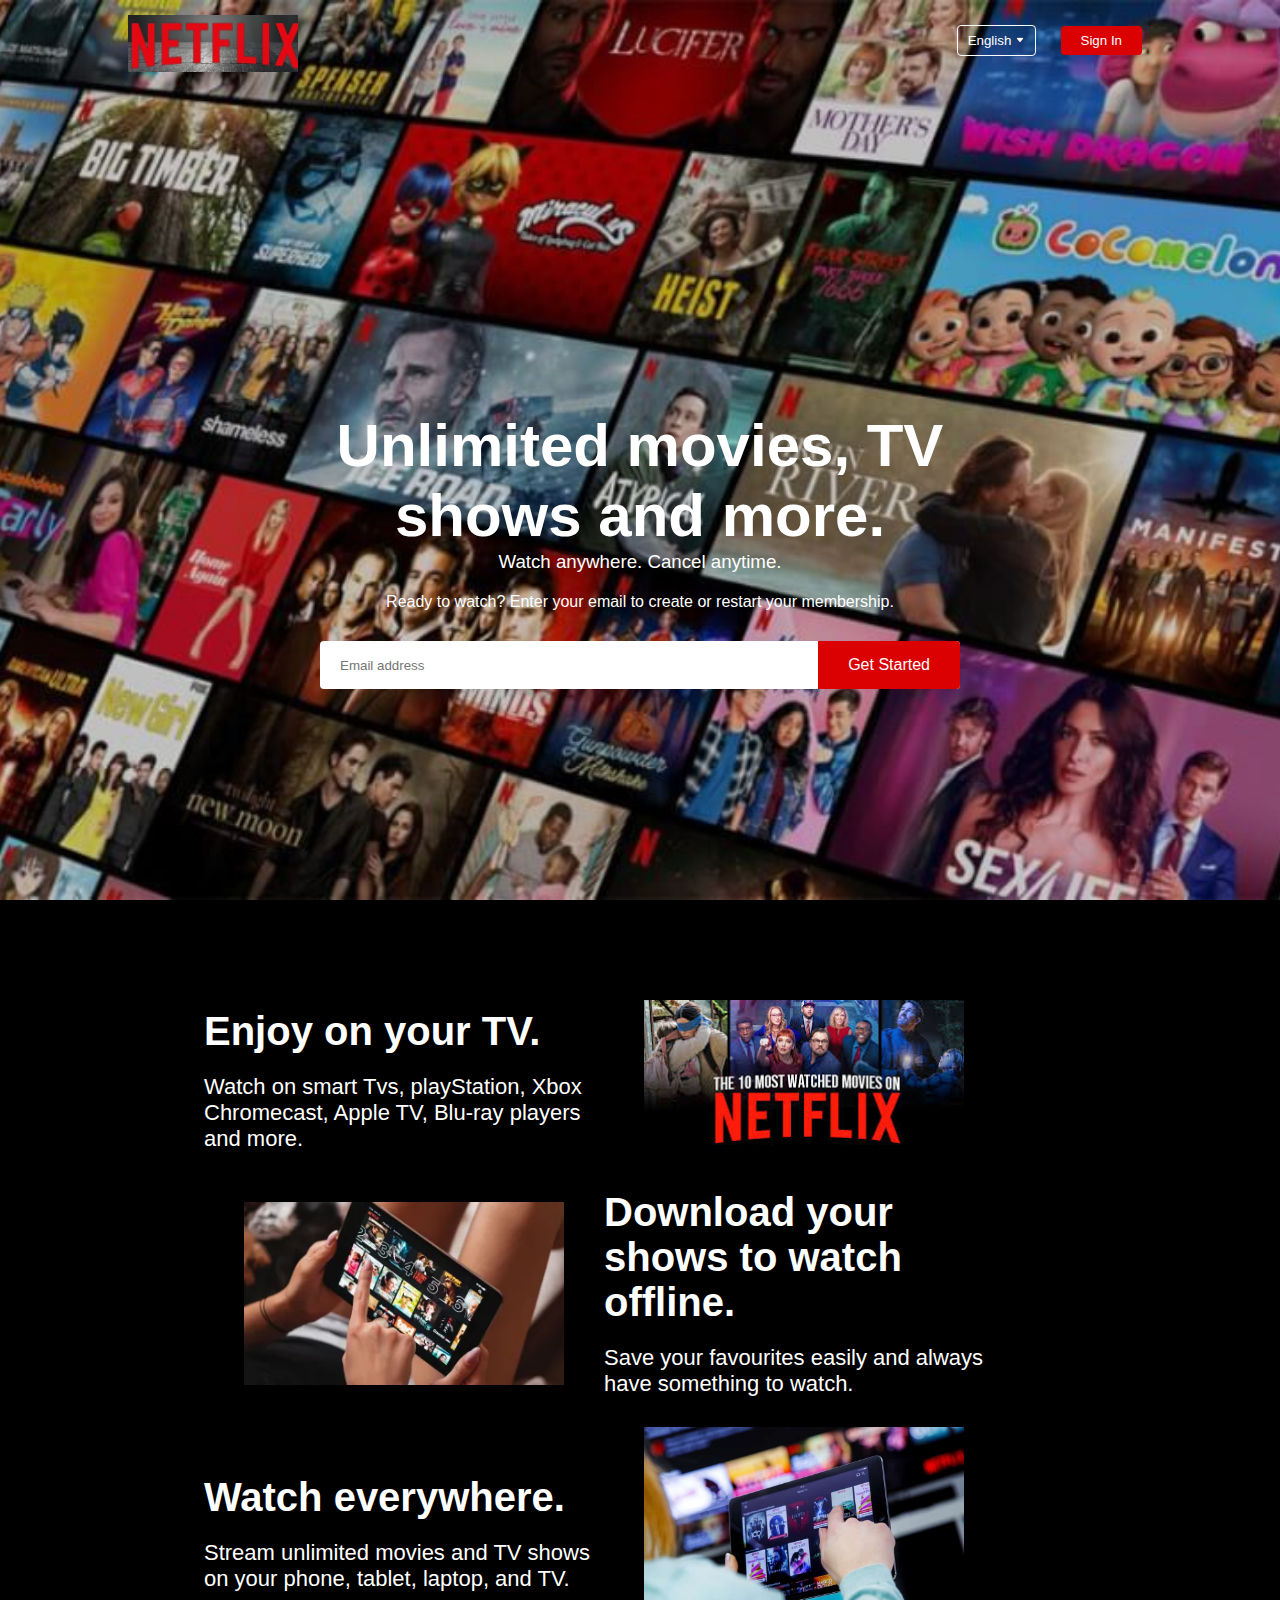
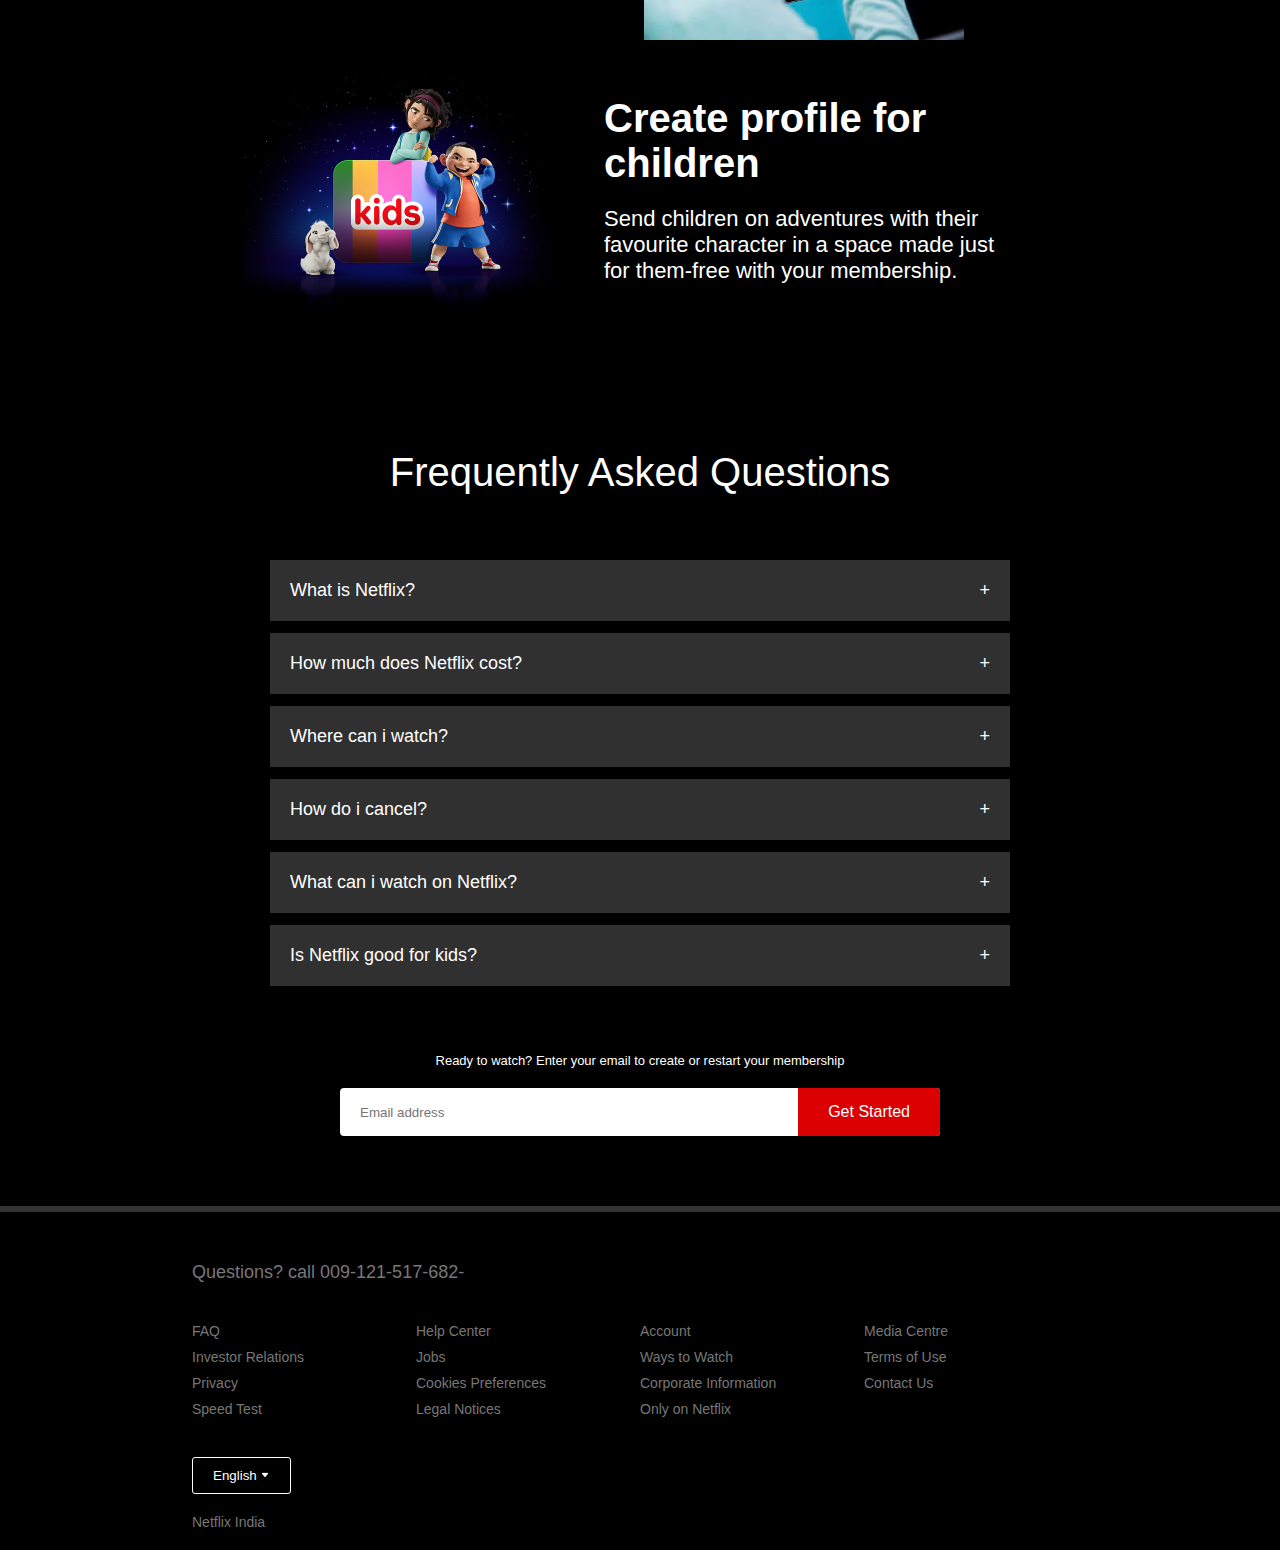
<file: index.html>
<!DOCTYPE html>
<html lang="en">
<head>
    <meta charset="UTF-8">
    <meta name="viewport" content="width=device-width, initial-scale=1.0">
    <link rel="stylesheet" type="text/css" href="style.css">
    <title>Netflix Website Clone</title>
</head>
<body>
    <div class="header">
        <nav>
            <img src="logo.jpeg" class="logo">
            <div>
                <button class="language-btn">English <img src="down-arrow.png"></button>
                <button>Sign In</button>
            </div>
        </nav>
        <div class="header-content">
            <h1>Unlimited movies, TV shows and more.</h1>
            <h3>Watch anywhere. Cancel anytime.</h3>
            <p>Ready to watch? Enter your email to create or restart your membership.</p>
            <form class="email-signup">
                <input type="email" placeholder="Email address" required>
                <button type="submit">Get Started</button>
            </form>
        </div>
    </div>

    <!----------features-------->
     
    <div class="features">
        <div class="row">
            <div class="text-col">
                    <h2>Enjoy on your TV.</h2>
                    <p>Watch on smart Tvs, playStation, Xbox Chromecast, Apple TV, Blu-ray players and more.</p>
                </div>
                <div class="img-col">
                    <img src="video 4.jpeg">
                </div>
                   
                    <div class="img-col">
                    <img src="dwnld.webp">
                </div>
                    <div class="text-col">
                   <h2>Download your shows to watch offline.</h2>
                    <p>Save your favourites easily and always have something to watch.</p>
                </div>

                <div class="text-col">
                    <h2>Watch everywhere.</h2>
                    <p>Stream unlimited movies and TV shows on your phone, tablet, laptop, and TV.</p>
                </div>
                <div class="img-col">
                    <img src="stream.jpeg">
                </div>

                <div class="img-col">
                    <img src="children page.png">
                </div>
                    <div class="text-col">
                   <h2>Create profile for children</h2>
                    <p>Send children on adventures with their favourite character in a space made just for them-free with your membership.</p>
                </div>
                </div>
                </div>

                <!-----------faq-------->

                <div class="faq">
                    <h2>Frequently Asked Questions</h2>
                    <ul class="accordion">
                        <li>
                            <input type="radio" name="accordion" id="first">
                            <label for="first">What is Netflix?</label>
                                <div class="content">
                                    <p>Lorem ipsum dolor sit amet consectetur adipisicing elit. Similique ad ea culpa ipsam cupiditate saepe quidem doloribus sint quaerat omnis aliquam assumenda perferendis sit expedita, nostrum modi quisquam, rem in
                                        Lorem ipsum dolor sit amet consectetur adipisicing elit. Perferendis quae deserunt ad natus sequi. Facere eos consequuntur cumque laudantium autem accusamus, quisquam iure, temporibus atque, molestiae nulla dicta sit est.</p>
                                </div>
                        </li>
                        <li>
                            <input type="radio" name="accordion" id="second">
                            <label for="second">How much does Netflix cost?</label>
                                <div class="content">
                                    <p>Lorem ipsum dolor sit, amet consectetur adipisicing elit. Suscipit, ullam! Libero nemo ducimus neque odio quo aliquid minus repellendus blanditiis illum iure, esse maxime nihil dolor ratione cupiditate ipsum veritatis
                                        Lorem ipsum dolor sit amet consectetur adipisicing elit. Perferendis quae deserunt ad natus sequi. Facere eos consequuntur cumque laudantium autem accusamus, quisquam iure, temporibus atque, molestiae nulla dicta sit est.</p>
                                </div>
                            </li>
                            <li>
                            <input type="radio" name="accordion" id="third">
                            <label for="third">Where can i watch?</label>
                                <div class="content">
                                    <p>Lorem ipsum dolor sit, amet consectetur adipisicing elit. Suscipit, ullam! Libero nemo ducimus neque odio quo aliquid minus repellendus blanditiis illum iure, esse maxime nihil dolor ratione cupiditate ipsum veritatis
                                        Lorem ipsum dolor sit amet consectetur adipisicing elit. Perferendis quae deserunt ad natus sequi. Facere eos consequuntur cumque laudantium autem accusamus, quisquam iure, temporibus atque, molestiae nulla dicta sit est.</p>
                                </div>
                            </li>
                            <li>
                            <input type="radio" name="accordion" id="fourth">
                            <label for="fourth">How do i cancel?</label>
                                <div class="content">
                                    <p>Lorem, ipsum dolor sit amet consectetur adipisicing elit. Voluptas sit ea porro voluptate fugiat magni dicta est distinctio perferendis doloremque nam, labore quia dolor, doloribus nulla nesciunt iusto, nisi blanditiis
                                        Lorem ipsum dolor sit amet consectetur adipisicing elit. Perferendis quae deserunt ad natus sequi. Facere eos consequuntur cumque laudantium autem accusamus, quisquam iure, temporibus atque, molestiae nulla dicta sit est.</p>
                                </div>
                            </li>
                            <li>
                            <input type="radio" name="accordion" id="fifth">
                            <label for="fifth">What can i watch on Netflix?</label>
                                <div class="content">
                                    <p>Lorem ipsum dolor sit, amet consectetur adipisicing elit. Suscipit, ullam! Libero nemo ducimus neque odio quo aliquid minus repellendus blanditiis illum iure, esse maxime nihil dolor ratione cupiditate ipsum veritatis?
                                        Lorem ipsum dolor sit amet consectetur adipisicing elit. Perferendis quae deserunt ad natus sequi. Facere eos consequuntur cumque laudantium autem accusamus, quisquam iure, temporibus atque, molestiae nulla dicta sit est.</p>
                                </div>
                            </li>
                            <li>
                            <input type="radio" name="accordion" id="sixth">
                            <label for="sixth">Is Netflix good for kids?</label>
                                <div class="content">
                                    <p>Lorem ipsum dolor sit, amet consectetur adipisicing elit. Suscipit, ullam! Libero nemo ducimus neque odio quo aliquid minus repellendus blanditiis illum iure, esse maxime nihil dolor ratione cupiditate ipsum veritatis?
                                        Lorem ipsum dolor sit amet consectetur adipisicing elit. Perferendis quae deserunt ad natus sequi. Facere eos consequuntur cumque laudantium autem accusamus, quisquam iure, temporibus atque, molestiae nulla dicta sit est.</p>
                                </div>
                            </li>
                    </ul>
                    <small>
                        <p>Ready to watch? Enter your email to create or restart your membership</p>
                    </small>
            <form class="email-signup">
                <input type="email" placeholder="Email address" required>
                <button type="submit">Get Started</button>
            </form>
                </div>
                
                <!---------footer--------->

                <div class="footer">
                    <h2>Questions? call 009-121-517-682-</h2>
                    
                    <div class="row">
                        <div class="col">
                            <a href="#">FAQ</a>
                            <a href="#">Investor Relations</a>
                             <a href="#">Privacy</a>
                            <a href="#">Speed Test</a>
                        </div>
                        
                        <div class="col">
                            <a href="#">Help Center</a>
                            <a href="#">Jobs</a>
                             <a href="#">Cookies Preferences</a>
                            <a href="#">Legal Notices</a>
                        </div>
                       
                        <div class="col">
                            <a href="#">Account</a>
                            <a href="#">Ways to Watch</a>
                             <a href="#">Corporate Information</a>
                            <a href="#">Only on Netflix</a>
                        </div>
                         
                        <div class="col">
                            <a href="#">Media Centre</a>
                            <a href="#">Terms of Use</a>
                             <a href="#">Contact Us</a>
                        </div>
                    </div>
                    <button class="language-btn">English <img src="down-arrow.png"></button>
                    <p class="copyright-txt">Netflix India</p>
                </div>
</body>
</html>
</file>
<file: style.css>
*{
    margin: 0;
    padding: 0;
    font-family: Arial, Helvetica, sans-serif;
    box-sizing: border-box;;
}

body{
    background: black;
    color: #fff;
}

.header{
    width: 100%;
    height: 100vh;
    background-image: url("home-page-1.jpeg");
    background-size: cover;
    background-position: center;
    padding: 10px 10%;
    position: relative;
    
}

nav{
    display: flex;
    text-align: center;
    justify-content: space-between;
    padding: 5px 0;
}

.logo{
    width: 170px;
    cursor: pointer;
}

nav button{
    border: 0;
    outline: 0;
    background: #db0001;
    color: #fff;
    padding: 7px 20px;
    font: 13px;
    border-radius: 4px;
    margin: 10px;
    cursor: pointer;
}

.language-btn{
    display: inline-block;
    align-items: center;
    background: transparent;
    border: 1px solid #fff;
    padding: 7px 10px;
}

.language-btn img{
    width: 10px;
    margin-left: 10;
}

.header-content{
    position: absolute;
    top: 50%;
    left: 50%;
    transform: translate(-50%,-50%);
    text-align: center;
    margin-top: 100px;
    color: #fff;
}

.header-content h1{
    font-size: 60px;
    line-height: 70px;
    font-weight: 600;
    max-width: 650px;
}

.header-content h3{
    font-weight: 400;
    margin-bottom: 20px;
}

.email-signup{
    background: #fff;
    border-radius: 4px;
    display: flex;
    align-items: center;
    margin-top: 30px;
    overflow: hidden;
}

.email-signup input{
    flex: 1;
    border: 0;
    outline: 0;
    margin-left: 20px;
}

.email-signup button{
    background: #db0001;
    border: 0;
    outline: 0;
    color: #fff;
    font-size: 16px;
    cursor: pointer;
    padding: 15px 30px;
}

/*-----------------features-------------------*/
.features{
    padding: 50px 12px;
    font-size: 22px;
    margin-right: 5%;
    margin-left: 15%;

}

.row{
    display: flex;
    width: 100%;
    align-items: center;
    flex-wrap: wrap;
    padding: 50px 0;

}

.text-col{
    flex-basis: 40%;
    margin-bottom: 30px;
}

.img-col{
    flex-basis: 40%;
    margin-bottom: 30px
}

.img-col img{
    display: block;
    width: 80%;
    margin: auto;
}

.features h2{
    font-size: 40px;
    font-weight: 600;
    margin-bottom: 20px;
}

/*------------faq-------------*/
.faq{
    padding: 10px 12%;
    text-align: center;
    font-size: 18px;
}

.faq h2{
    font-weight: 500;
    font-size: 40px;
}

.accordion{
    margin: 60px auto;
    width: 100%;
    max-width: 750px;
}

.accordion li {
    list-style: none;
    width: 100%;
    padding: 5px;
}

.accordion li label{
    display: flex;
    align-items: center;
    padding: 20px;
    font-size: 18px;
    font-weight: 500;
    background: #303030;
    margin-bottom: 2px;
    cursor: pointer;
    position: relative;
}

label::after{
    content: '+';
    right: 20px;
    transition: transform 0.5s;
    position: absolute;
}

input[type="radio"]{
    display: none;
}

.accordion .content{
    background: #303030;
    text-align: left;
    padding: 0 20px;
    max-height: 0;
    overflow: hidden;
    transition: max-height 0.5s, padding 0.5s;
}

.accordion input[type="radio"]:checked + label + .content{
    max-height: 600px;
    padding: 30px 20px;
}

.accordion input[type="radio"]:checked + label::after{
    transform:  rotate(135deg);
}

.faq .email-signup{
    max-width: 600px;
    margin: 20px auto 60px;
}
.faq small{
    font-size: 13px;
}

/*------------------footer------------*/

.footer{
    padding: 50px 15% 10px;
    border-top: 6px solid #333;
    color: #777;
}

.footer h2{
    font-size: 18px;
    font-weight: 400;
    margin-bottom: 30px;
}

.footer .col{
    flex-basis: 25%;
    flex-grow: 1;
    margin-bottom: 20px;
}

.footer .col a{
    display: block;
    text-decoration: none;
    color: #777;
    font-size: 14px;
    margin-bottom: 10px;
}

.footer .row{
    align-items: flex-start;
    padding: 10px 0;
}

.footer .language-btn{
    color: #fff;
    padding: 10px 20px;
    border-radius: 3px;

}

.copyright-txt{
    font-size: 14px;
    margin-top: 20px;
    margin-bottom: 10px;
}

/*------------media-queries--------*/

@media only screen and (max-width: 600px){
    .logo{
        width: 100px;
    }
    nav button{
        padding: 5px 10px;
    }
    nav .language-btn{
        padding: 4px 8px;
    }
    .header-content{
        position: unset;
        transform: none;
        padding-top: 150px;
    }
    .header-content h1{
        font-size: 30px;
    }
    .email-signup button{
        font-size: 12px;
        padding: 10px 15px;
    }
    .text-col, .img-col{
        flex-basis: 100%;
    }
    .features h2{
        font-size: 30px;
    }
    .features p{
        font-size: 15px;
    }
    .row:nth-child(2), .row:nth-child(4){
        flex-direction: column-reverse;
    }
    .features .row{
        padding: 10px 0;
    }
    .faq h2{
        font-size: 20px;
    }
    .accordion .content{
        font-size: 14px;
    }
    .accordion li label{
        padding: 10px;
        font-size: 14px;
    }
    label::after{
        font-size: 32px;
    }
}
</file>
